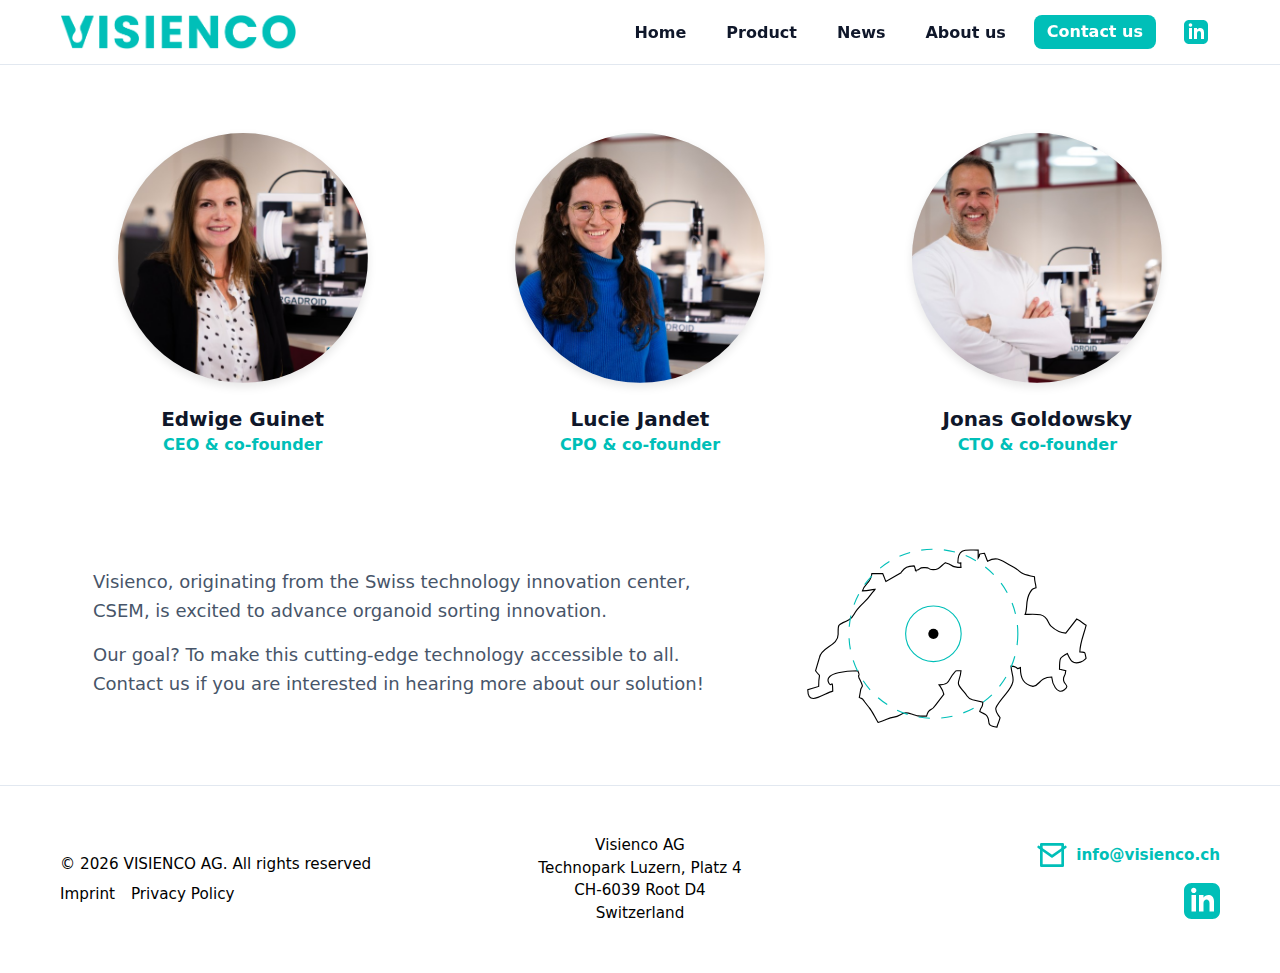
<file: about.html>
<!DOCTYPE html>
<html lang="en">
<head>
  <!-- Website: visienco.ch -->
  <meta charset="UTF-8" />
  <meta name="viewport" content="width=device-width, initial-scale=1" />
  <title>About us — Visienco</title>
  <link rel="icon" type="image/svg+xml" href="assets/icons/small_visienco.svg" />
  <link rel="stylesheet" href="styles.css" />
</head>
<body>
  <header class="site-header">
    <nav class="nav container">
      <a class="logo" href="index.html" aria-label="Home">
        <!-- Replace with your official logo file (PNG/SVG) -->
        <img src="assets/images/logo.png" alt="Visienco logo" />
      </a>

      <button class="mobile-nav-toggle" aria-controls="primary-navigation" aria-expanded="false" aria-label="Menu">
        <span class="hamburger"></span>
      </button>

      <ul class="nav-links" id="primary-navigation">
        <!-- Simple buttons in place of Wix widgets -->
        <li><a href="index.html">Home</a></li>
        <li><a href="product.html">Product</a></li>
        <li><a href="news.html">News</a></li>
        <li><a href="about.html">About us</a></li>
        <li><a href="contact.html" class="btn primary">Contact us</a></li>
        <li>
          <a href="https://www.linkedin.com/company/visienco/" target="_blank" rel="noopener noreferrer" aria-label="LinkedIn" style="display: flex; align-items: center;">
            <img src="assets/icons/linkedin.svg" alt="LinkedIn" style="width: 24px; height: 24px;" />
          </a>
        </li>
      </ul>
    </nav>
  </header>
  <main class="section container card" style="background: transparent; border: none; box-shadow: none; margin-top: 3rem;">
    <!-- Team section -->
    <div class="team-grid">
      <!-- Edwige Guinet -->
      <div class="team-member">
        <div class="member-photo-frame">
          <img src="assets/images/optimized/Edwige.jpg" alt="Edwige Guinet" class="member-photo" />
        </div>
        <h3>Edwige Guinet</h3>
        <p class="member-role">CEO & co-founder</p>
      </div>

      <!-- Lucie Jandet -->
      <div class="team-member">
        <div class="member-photo-frame">
          <img src="assets/images/optimized/Lucie.jpg" alt="Lucie Jandet" class="member-photo" />
        </div>
        <h3>Lucie Jandet</h3>
        <p class="member-role">CPO & co-founder</p>
      </div>

      <!-- Jonas Goldowsky -->
      <div class="team-member">
        <div class="member-photo-frame">
          <img src="assets/images/optimized/Jonas.jpg" alt="Jonas Goldowsky" class="member-photo" />
        </div>
        <h3>Jonas Goldowsky</h3>
        <p class="member-role">CTO & co-founder</p>
      </div>
    </div>

    <!-- History / Story Section -->
    <div class="story-block card" style="margin-top: 3rem; background: #fff; padding: 2rem; border-radius: 12px; display: flex; align-items: center; gap: 4rem;">
      <div class="story-content" style="flex: 1; max-width: 650px;">
        <p style="font-size: 1.125rem; line-height: 1.6; color: var(--muted); margin: 0 0 1rem 0;">
          Visienco, originating from the Swiss technology innovation center, CSEM, is excited to advance organoid sorting innovation.
        </p>
        <p style="font-size: 1.125rem; line-height: 1.6; color: var(--muted); margin: 0;">
          Our goal? To make this cutting-edge technology accessible to all. Contact us if you are interested in hearing more about our solution!
        </p>
      </div>
      <div class="story-visual" style="flex: 0 0 auto;">
         <img src="assets/icons/switzerland.svg" alt="Swiss Innovation" style="width: 280px; height: auto;" />
      </div>
    </div>

  </main>
  <!-- Footer -->
  <footer class="site-footer">
    <div class="container footer-grid">
      
      <!-- Left: Copyright and Links -->
      <div class="footer-left">
        <p>© <span id="year">2024</span> VISIENCO AG. All rights reserved</p>
        <div class="footer-links">
          <a href="imprint.html">Imprint</a>
          <a href="privacy.html">Privacy Policy</a>
        </div>
      </div>

      <!-- Center: Address -->
      <div class="footer-address">
        <p>Visienco AG<br>
        Technopark Luzern, Platz 4<br>
        CH-6039 Root D4<br>
        Switzerland</p>
      </div>

      <!-- Right: Contact & Social -->
      <div class="footer-contact">
        <a href="mailto:info@visienco.ch" class="footer-email">
            <img src="assets/icons/mail.svg" alt="" style="width: 32px; height: 32px;" class="footer-icon" /> info@visienco.ch
        </a>
        <a href="https://www.linkedin.com/company/visienco/" target="_blank" rel="noopener noreferrer" class="social-icon">
            <img src="assets/icons/linkedin.svg" alt="LinkedIn" style="width: 36px; height: 36px;" class="footer-icon" />
        </a>
      </div>

    </div>
  </footer>

  <script src="script.js"></script>
</body>
</html>
</file>
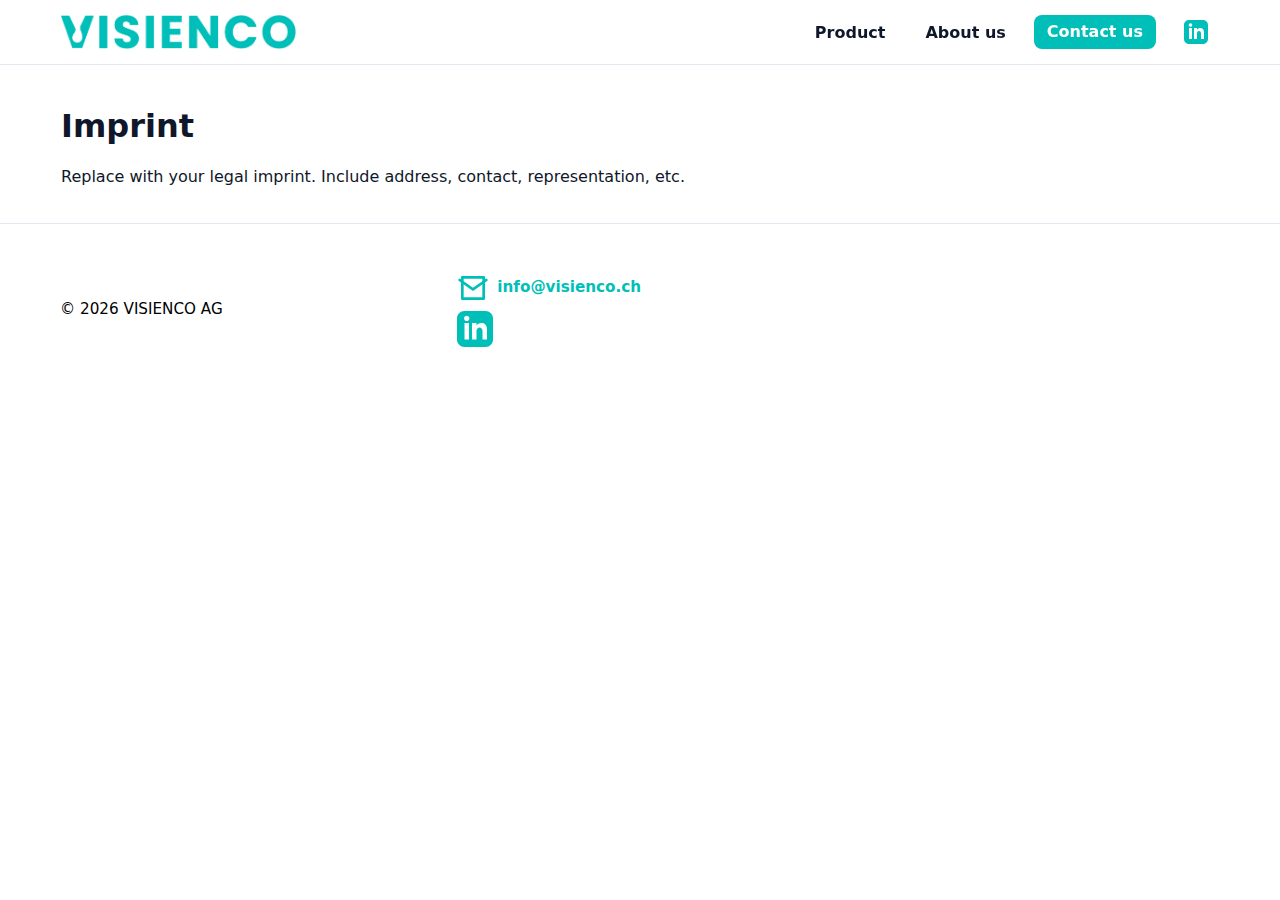
<file: imprint.html>
<!DOCTYPE html>
<html lang="en">
<head>
  <!-- Website: visienco.ch -->
  <meta charset="UTF-8" />
  <meta name="viewport" content="width=device-width, initial-scale=1" />
  <title>Imprint — Visienco</title>
  <link rel="icon" type="image/svg+xml" href="assets/icons/small_visienco.svg" />
  <link rel="stylesheet" href="styles.css" />
</head>
<body>
  <header class="site-header">
    <nav class="nav container">
      <a class="logo" href="index.html" aria-label="Home">
        <!-- Replace with your official logo file (PNG/SVG) -->
        <img src="assets/images/logo.png" alt="Visienco logo" />
      </a>
      <button class="mobile-nav-toggle" aria-controls="primary-navigation" aria-expanded="false" aria-label="Menu">
        <span class="hamburger"></span>
      </button>
      <ul class="nav-links" id="primary-navigation">
        <!-- Simple buttons in place of Wix widgets -->
        <li><a href="product.html">Product</a></li>
        <li><a href="about.html">About us</a></li>
        <li><a href="contact.html" class="btn primary">Contact us</a></li>
        <li>
          <a href="https://www.linkedin.com/company/visienco/" target="_blank" rel="noopener noreferrer" aria-label="LinkedIn" style="display: flex; align-items: center;">
            <img src="assets/icons/linkedin.svg" alt="LinkedIn" style="width: 24px; height: 24px;" />
          </a>
        </li>
      </ul>
    </nav>
  </header>
  <main class="section container card">
    <h1>Imprint</h1>
    <p>Replace with your legal imprint. Include address, contact, representation, etc.</p>
  </main>
  <footer class="site-footer">
    <div class="container footer-grid">
      <p>© <span id="year"></span> VISIENCO AG</p>
      <div class="test">
        <a href="mailto:info@visienco.ch" class="footer-email">
            <img src="assets/icons/mail.svg" alt="" style="width: 32px; height: 32px;" class="footer-icon" /> info@visienco.ch
        </a>
        <a href="https://www.linkedin.com/company/visienco/" target="_blank" rel="noopener noreferrer" class="social-icon">
            <img src="assets/icons/linkedin.svg" alt="LinkedIn" style="width: 36px; height: 36px;" class="footer-icon" />
        </a>
      </div>
    </div>
  </footer>
  <script src="script.js"></script>
</body>
</html>
</file>
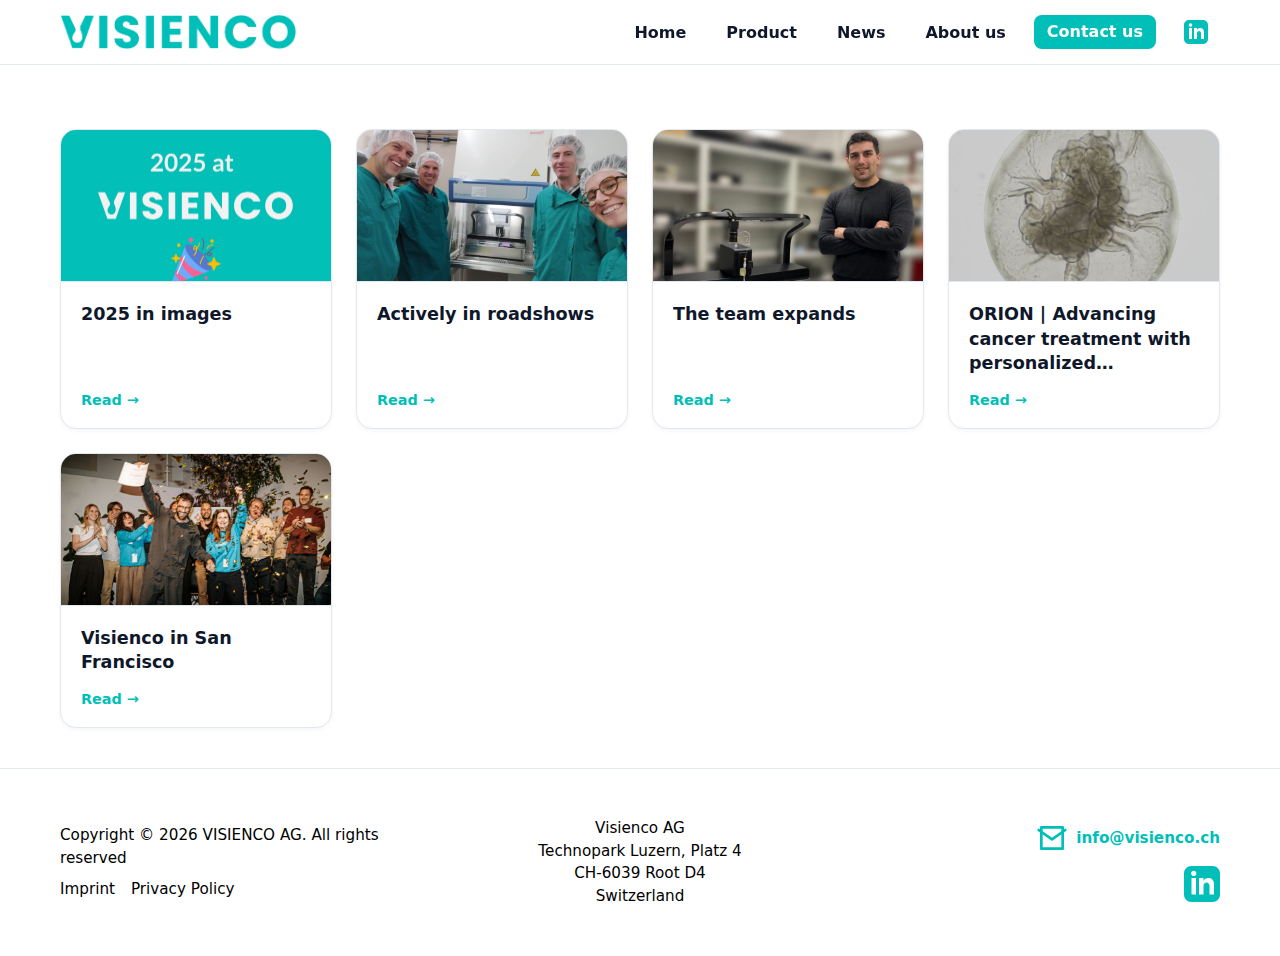
<file: news.html>
<!DOCTYPE html>
<html lang="en">
<head>
  <!-- Website: visienco.ch -->
  <meta charset="UTF-8" />
  <meta name="viewport" content="width=device-width, initial-scale=1" />
  <title>News — Visienco</title>
  <link rel="icon" type="image/svg+xml" href="assets/icons/small_visienco.svg" />
  <link rel="stylesheet" href="styles.css" />
</head>
<body>
  <header class="site-header">
    <nav class="nav container">
      <a class="logo" href="index.html" aria-label="Home">
        <!-- Replace with your official logo file (PNG/SVG) -->
        <img src="assets/images/logo.png" alt="Visienco logo" />
      </a>

      <button class="mobile-nav-toggle" aria-controls="primary-navigation" aria-expanded="false" aria-label="Menu">
        <span class="hamburger"></span>
      </button>

      <ul class="nav-links" id="primary-navigation">
        <li><a href="index.html">Home</a></li>
        <li><a href="product.html">Product</a></li>
        <li><a href="news.html">News</a></li>
        <li><a href="about.html">About us</a></li>
        <li><a href="contact.html" class="btn primary">Contact us</a></li>
        <li>
          <a href="https://www.linkedin.com/company/visienco/" target="_blank" rel="noopener noreferrer" aria-label="LinkedIn" style="display: flex; align-items: center;">
            <img src="assets/icons/linkedin.svg" alt="LinkedIn" style="width: 24px; height: 24px;" />
          </a>
        </li>
      </ul>
    </nav>
  </header>

  <main class="section container">
    <!-- Section title removed per request as the tab is already named News -->
    
    <div class="news-grid">
      <!-- News Item 1 -->
      <a href="https://www.linkedin.com/posts/visienco_organoids-top100ssu-automation-ugcPost-7414955116287455233-YP5c?utm_source=share&utm_medium=member_desktop&rcm=ACoAAC1OUKIB3YFS8g9s_XE1qGK0SUn27ISNuVY" target="_blank" rel="noopener noreferrer" class="news-card">
        <div class="news-image-wrapper">
          <!-- LinkedIn Image Update 1: 2025.jpg -->
          <img src="assets/images/LinkedIn/2025.jpg" alt="2025 in images" class="news-img">
        </div>
        <div class="news-content">
          <h3>2025 in images</h3>
          <span class="read-more">Read &rarr;</span>
        </div>
      </a>

      <!-- News Item 2 -->
      <a href="https://www.linkedin.com/feed/update/urn:li:activity:7404059790383083530" target="_blank" rel="noopener noreferrer" class="news-card">
        <div class="news-image-wrapper">
           <!-- LinkedIn Image Update 2: roadshow.jpg -->
           <img src="assets/images/LinkedIn/roadshow.jpg" alt="Actively in roadshows" class="news-img">
        </div>
        <div class="news-content">
          <h3>Actively in roadshows</h3>
          <span class="read-more">Read &rarr;</span>
        </div>
      </a>

      <!-- News Item 3 -->
      <a href="https://www.linkedin.com/feed/update/urn:li:activity:7402615648285077504" target="_blank" rel="noopener noreferrer" class="news-card">
        <div class="news-image-wrapper">
           <!-- LinkedIn Image Update 3: TeamExpansion.jpg -->
           <img src="assets/images/LinkedIn/TeamExpansion.jpg" alt="The team expands" class="news-img" style="object-position: 50% 25%;">
        </div>
        <div class="news-content">
          <h3>The team expands</h3>
          <span class="read-more">Read &rarr;</span>
        </div>
      </a>

      <!-- News Item 4 -->
      <a href="https://www.linkedin.com/feed/update/urn:li:activity:7393689130465005568" target="_blank" rel="noopener noreferrer" class="news-card">
        <div class="news-image-wrapper">
           <!-- LinkedIn Image Update 4: Orion.jpg -->
           <img src="assets/images/LinkedIn/Orion.jpg" alt="ORION | Advancing cancer treatment with personalized minitumors" class="news-img">
        </div>
        <div class="news-content">
          <h3>ORION | Advancing cancer treatment with personalized minitumors</h3>
          <span class="read-more">Read &rarr;</span>
        </div>
      </a>

       <!-- News Item 5 -->
       <a href="https://www.linkedin.com/feed/update/urn:li:activity:7392525022206193664" target="_blank" rel="noopener noreferrer" class="news-card">
        <div class="news-image-wrapper">
           <!-- LinkedIn Image Update 5: SanFrancisco.jpg -->
           <img src="assets/images/LinkedIn/SanFrancisco.jpg" alt="Visienco in San Francisco" class="news-img">
        </div>
        <div class="news-content">
          <h3>Visienco in San Francisco</h3>
          <span class="read-more">Read &rarr;</span>
        </div>
      </a>

    </div>
  </main>

  <!-- Footer -->
  <footer class="site-footer">
    <div class="container footer-grid">
      
      <!-- Left: Copyright and Links -->
      <div class="footer-left">
        <p>Copyright © <span id="year">2024</span> VISIENCO AG. All rights reserved</p>
        <div class="footer-links">
          <a href="imprint.html">Imprint</a>
          <a href="privacy.html">Privacy Policy</a>
        </div>
      </div>

      <!-- Center: Address -->
      <div class="footer-address">
        <p>Visienco AG<br>
        Technopark Luzern, Platz 4<br>
        CH-6039 Root D4<br>
        Switzerland</p>
      </div>

      <!-- Right: Contact & Social -->
      <div class="footer-contact">
        <a href="mailto:info@visienco.ch" class="footer-email">
            <img src="assets/icons/mail.svg" alt="" style="width: 32px; height: 32px;" class="footer-icon" /> info@visienco.ch
        </a>
        <a href="https://www.linkedin.com/company/visienco/" target="_blank" rel="noopener noreferrer" class="social-icon">
            <img src="assets/icons/linkedin.svg" alt="LinkedIn" style="width: 36px; height: 36px;" class="footer-icon" />
        </a>
      </div>

    </div>
  </footer>

  <script src="script.js"></script>
</body>
</html>
</file>
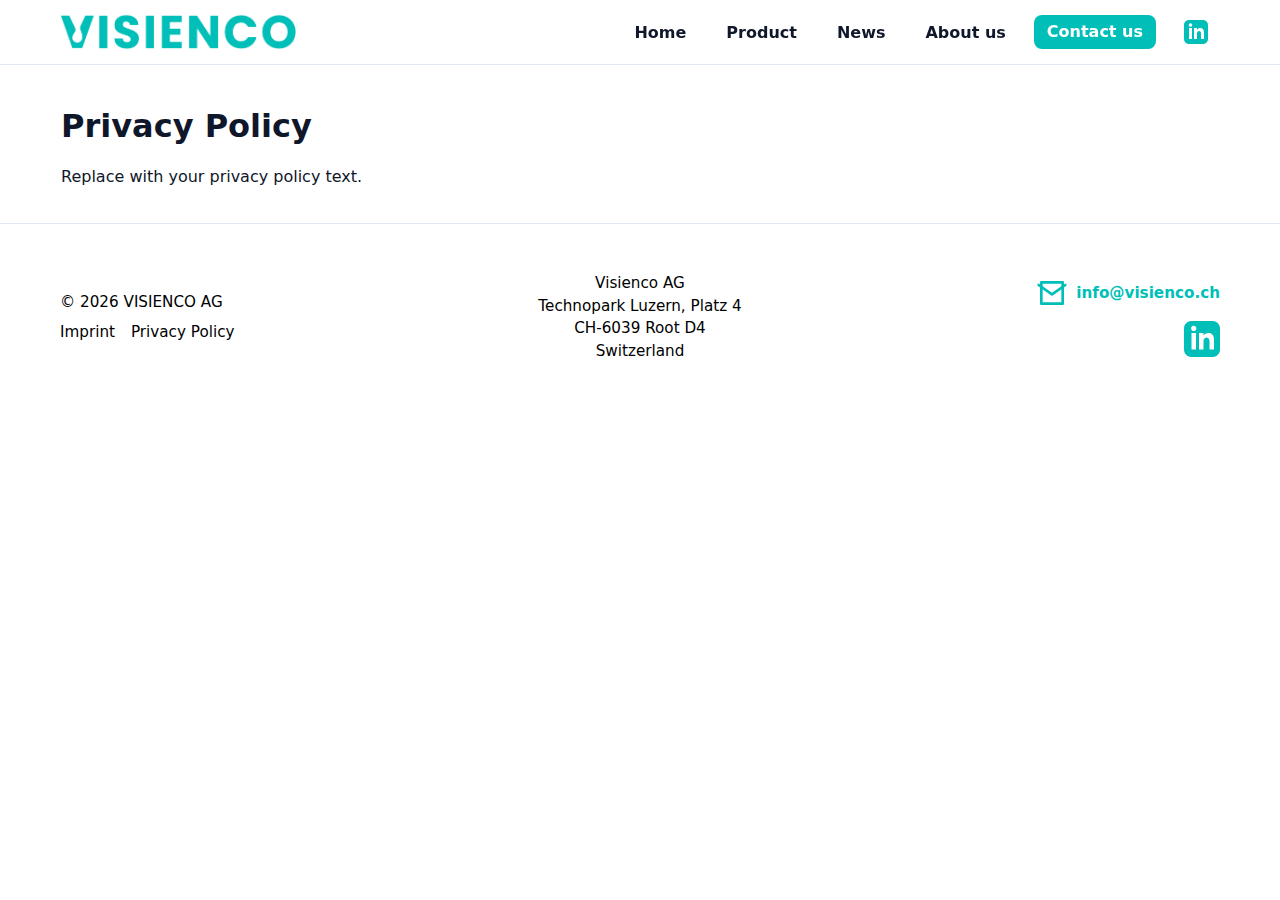
<file: privacy.html>
<!DOCTYPE html>
<html lang="en">
<head>
  <!-- Website: visienco.ch -->
  <meta charset="UTF-8" />
  <meta name="viewport" content="width=device-width, initial-scale=1" />
  <title>Privacy Policy — Visienco</title>
  <link rel="icon" type="image/svg+xml" href="assets/icons/small_visienco.svg" />
  <link rel="stylesheet" href="styles.css" />
</head>
<body>
  <header class="site-header">
    <nav class="nav container">
      <a class="logo" href="index.html" aria-label="Home">
        <!-- Replace with your official logo file (PNG/SVG) -->
        <img src="assets/images/logo.png" alt="Visienco logo" />
      </a>
      <button class="mobile-nav-toggle" aria-controls="primary-navigation" aria-expanded="false" aria-label="Menu">
        <span class="hamburger"></span>
      </button>
      <ul class="nav-links" id="primary-navigation">
        <li><a href="index.html">Home</a></li>
        <li><a href="product.html">Product</a></li>
        <li><a href="news.html">News</a></li>
        <li><a href="about.html">About us</a></li>
        <li><a href="contact.html" class="btn primary">Contact us</a></li>
        <li>
          <a href="https://www.linkedin.com/company/visienco/" target="_blank" rel="noopener noreferrer" aria-label="LinkedIn" style="display: flex; align-items: center;">
            <img src="assets/icons/linkedin.svg" alt="LinkedIn" style="width: 24px; height: 24px;" />
          </a>
        </li>
      </ul>
    </nav>
  </header>
  <main class="section container card">
    <h1>Privacy Policy</h1>
    <p>Replace with your privacy policy text.</p>
  </main>
  <footer class="site-footer">
    <div class="container footer-grid">
      <!-- Left: Copyright and Links -->
      <div class="footer-left">
        <p>© <span id="year"></span> VISIENCO AG</p>
        <div class="footer-links">
          <a href="imprint.html">Imprint</a>
          <a href="privacy.html">Privacy Policy</a>
        </div>
      </div>
       <!-- Center: Address -->
        <div class="footer-address">
          <p>Visienco AG<br>
          Technopark Luzern, Platz 4<br>
          CH-6039 Root D4<br>
          Switzerland</p>
        </div>
        <!-- Right: Contact & Social -->
        <div class="footer-contact">
          <a href="mailto:info@visienco.ch" class="footer-email">
              <img src="assets/icons/mail.svg" alt="" style="width: 32px; height: 32px;" class="footer-icon" /> info@visienco.ch
          </a>
          <a href="https://www.linkedin.com/company/visienco/" target="_blank" rel="noopener noreferrer" class="social-icon">
              <img src="assets/icons/linkedin.svg" alt="LinkedIn" style="width: 36px; height: 36px;" class="footer-icon" />
          </a>
        </div>
    </div>
  </footer>
  <script src="script.js"></script>
</body>
</html>
</file>
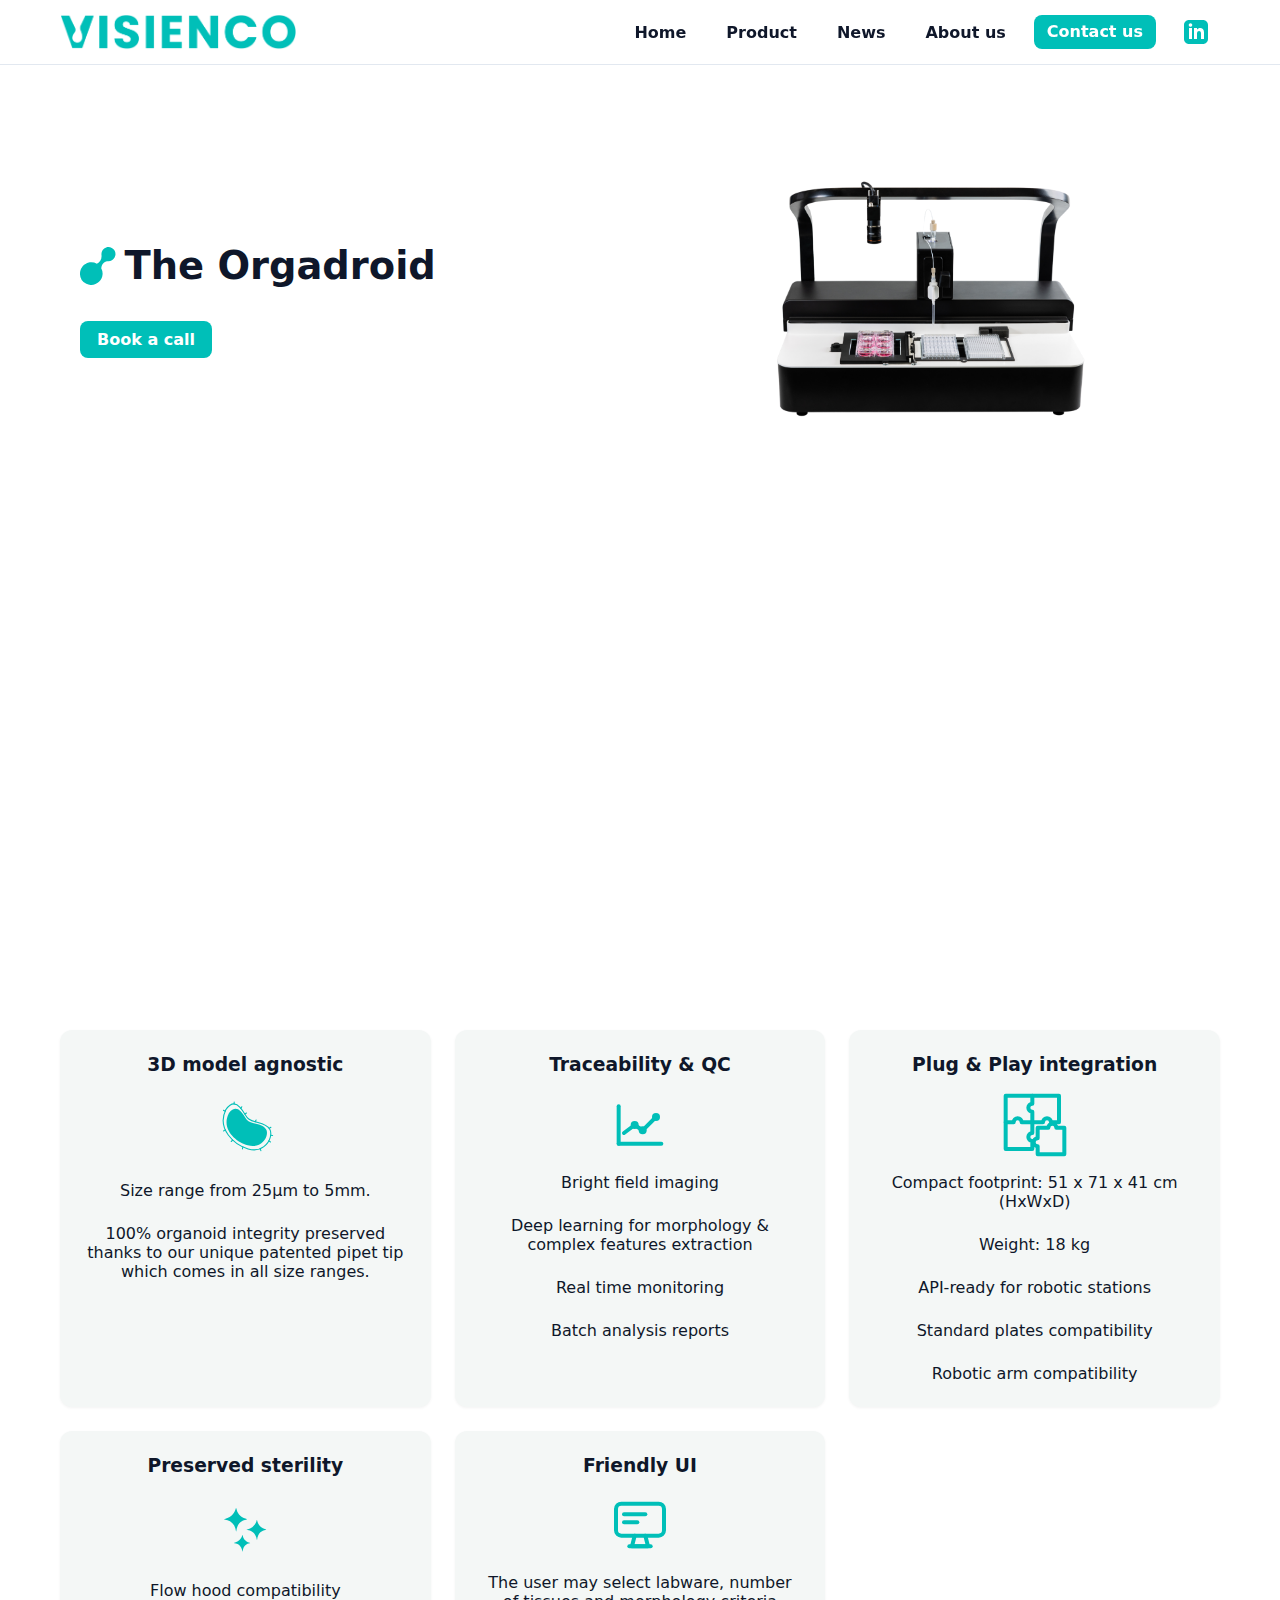
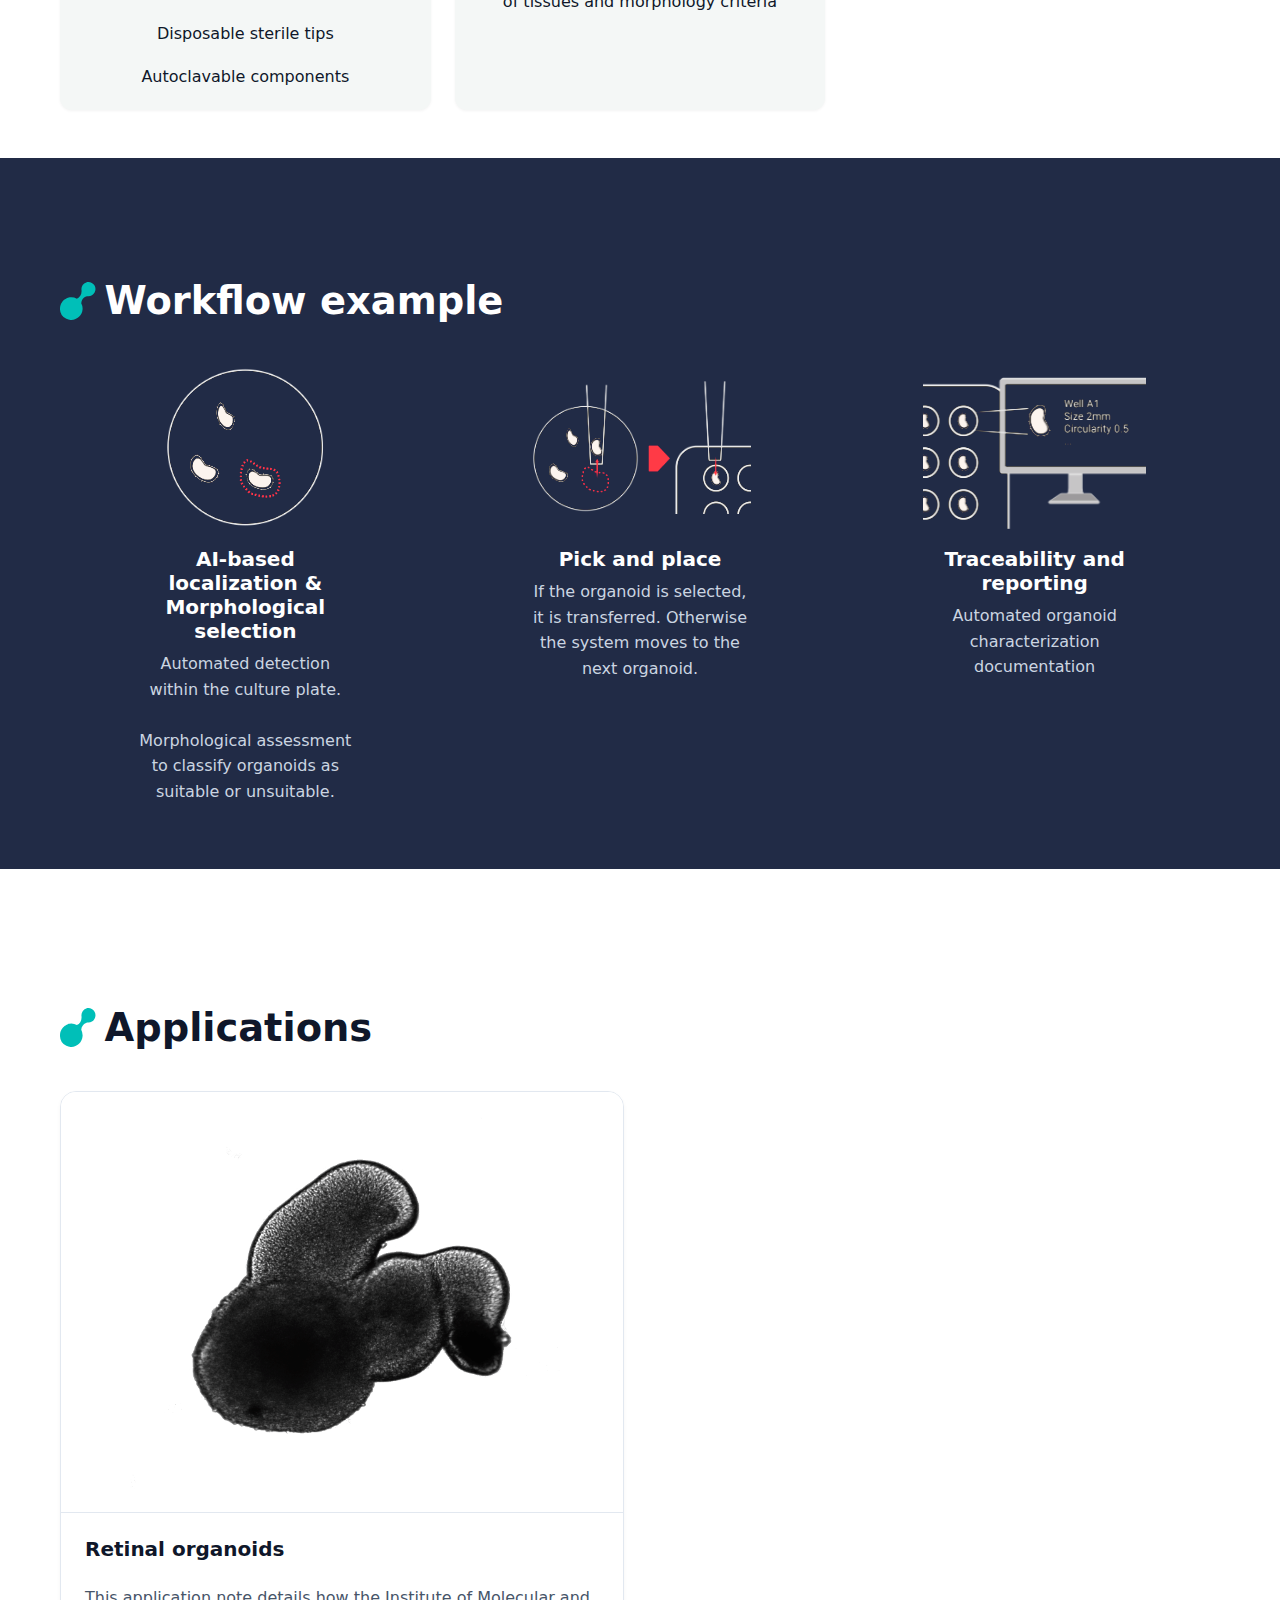
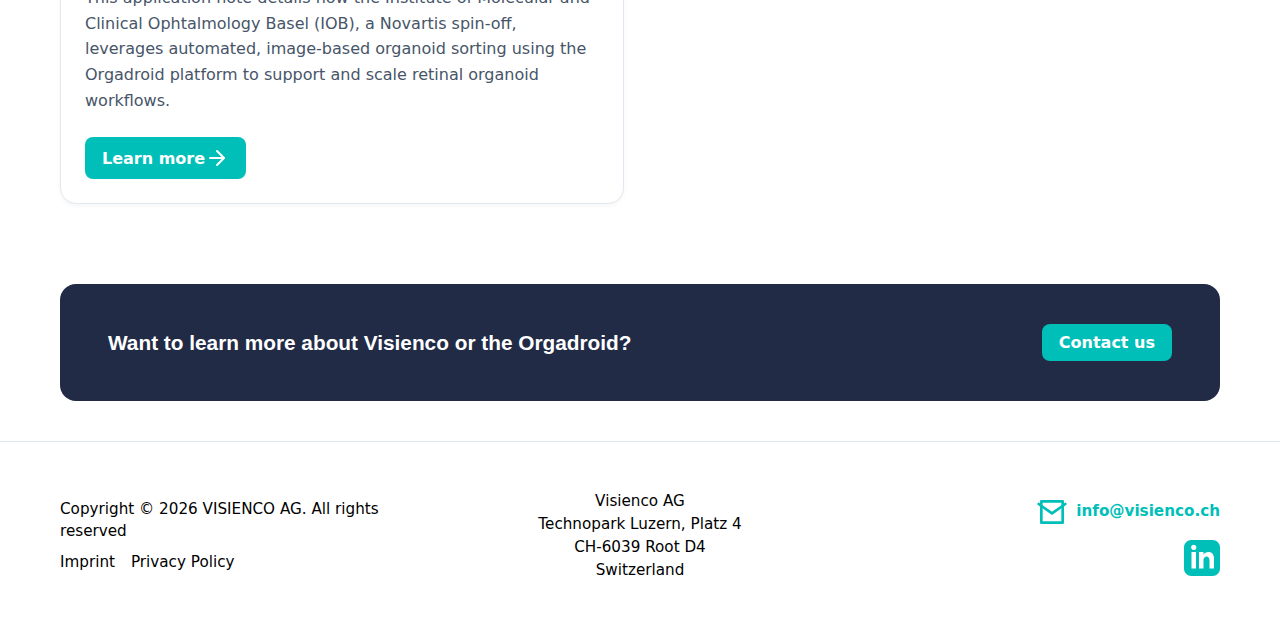
<file: product.html>
<!DOCTYPE html>
<html lang="en">
<head>
  <!-- Website: visienco.ch -->
  <meta charset="UTF-8" />
  <meta name="viewport" content="width=device-width, initial-scale=1" />
  <title>Technology — Visienco</title>
  <link rel="icon" type="image/svg+xml" href="assets/icons/small_visienco.svg" />
  <link rel="stylesheet" href="styles.css" />
</head>
<body>
  <header class="site-header">
    <nav class="nav container">
      <a class="logo" href="index.html" aria-label="Home">
        <!-- Replace with your official logo file (PNG/SVG) -->
        <img src="assets/images/logo.png" alt="Visienco logo" />
      </a>

      <button class="mobile-nav-toggle" aria-controls="primary-navigation" aria-expanded="false" aria-label="Menu">
        <span class="hamburger"></span>
      </button>

      <ul class="nav-links" id="primary-navigation">
        <!-- Simple buttons in place of Wix widgets -->
        <li><a href="index.html">Home</a></li>
        <li><a href="product.html">Product</a></li>
        <li><a href="news.html">News</a></li>
        <li><a href="about.html">About us</a></li>
        <li><a href="contact.html" class="btn primary">Contact us</a></li>
        <li>
          <a href="https://www.linkedin.com/company/visienco/" target="_blank" rel="noopener noreferrer" aria-label="LinkedIn" style="display: flex; align-items: center;">
            <img src="assets/icons/linkedin.svg" alt="LinkedIn" style="width: 24px; height: 24px;" />
          </a>
        </li>
      </ul>
    </nav>
  </header>
  <main class="section container">

  <section class="section">
  <div class="container">
    
    <!-- Content: Title Left, Image & Button Right -->
    <div class="grid-2">
      
      <!-- Left Column: Title & Button -->
      <div style="display: flex; flex-direction: column; align-items: flex-start; justify-content: center; gap: 2rem;">
        <div class="section-title" style="margin-top: 0; margin-bottom: 0;">
          <img src="assets/icons/title.svg" alt="" class="section-icon" />
          <h2>The Orgadroid</h2>
        </div>
        
        <a href="https://meetings-eu1.hubspot.com/edwige-guinet/visienco-demo" class="btn primary" target="_blank" rel="noopener noreferrer">
          Book a call
        </a>
      </div>

      <!-- Right Column: Image -->
      <div style="display: flex; flex-direction: column; align-items: center; gap: 0;">
        <img src="assets/images/orgadroid.png" alt="The Orgadroid" style="width:80%; height: auto; object-fit: contain;" />
      </div>

    </div>

  </div>
</section>

    <!-- Spacer before video -->
    <div style="height: 2rem;"></div>
    
    <!-- Hero Video Section -->
    <div class="product-video-wrapper">
      <iframe 
        width="100%" 
        height="100%" 
        src="https://www.youtube-nocookie.com/embed/S90BRHMNu0E?rel=0" 
        title="YouTube video player" 
        style="border:0;"
        allow="accelerometer; autoplay; clipboard-write; encrypted-media; gyroscope; picture-in-picture; web-share" 
        allowfullscreen
        class="product-video">
      </iframe>
    </div>

    <!-- Features Grid -->
      <div class="feature-grid three-col-grid">

        <!-- Top row, left: Feature 1 - 3D model agnostic -->
        <div class="feature-card">
          <div class="feature-header">
              <h3>3D model agnostic</h3>
          </div>
          <div class="feature-icon-display">
              <!-- Inline SVG: Organoid agnostic (recolored) -->
              <svg class="feature-icon lg" width="67" height="67" viewBox="0 0 67 67" xmlns="http://www.w3.org/2000/svg" aria-hidden="true" style="overflow:visible">
                <defs>
                  <clipPath id="clip0_org">
                    <rect x="572" y="930" width="67" height="67"/>
                  </clipPath>
                </defs>
                <g clip-path="url(#clip0_org)" transform="translate(-572 -930)">
                  <path d="M19.399 25.0313C19.399 25.0313 25.3215 14.8791 32.5976 22.8313 39.8735 30.7847 36.3764 33.6045 49.2369 36.6496 62.0973 39.696 62.041 45.4482 60.7438 50.2425 59.4466 55.0369 53.0157 64.4002 40.1566 60.734 27.2961 57.0678 10.6581 42.5157 19.4003 25.0313L19.399 25.0313Z" stroke="#00BFB8" stroke-width="0.99" stroke-miterlimit="22.9" fill="none" fill-rule="evenodd" transform="matrix(1 0 0 1.02277 568.251 919.958)"/>
                  <path d="M22.1249 28.407C22.1249 28.407 27.1547 20.1707 33.3351 26.6228 39.5155 33.0749 36.5442 35.3626 47.4677 37.8342 58.3899 40.3059 58.3422 44.9725 57.2404 48.8628 56.1385 52.7519 50.6769 60.3485 39.7547 57.3746 28.8325 54.3996 14.6999 42.5935 22.1249 28.4083L22.1249 28.407Z" fill="#00BFB8" fill-rule="evenodd" transform="matrix(1 0 0 1.02277 568.251 919.958)"/>
                  <path d="M27.1247 19.7952 27.1836 18.0084M33.364 23.8582 34.258 22.3106M37.1141 28.9455 38.6317 28.0015M59.8374 41.8999 61.355 40.9559M17.3007 44.3152 18.8183 43.3712M18.7356 26.4513 17.218 25.5072M60.9794 54.3347 59.4618 53.3905M62.9602 48.5035 61.1822 48.322M35.3135 58.9311 34.839 60.654M51.4082 60.6103 52.0218 62.2881M47.5917 34.3997 46.6339 35.9086M25.7186 52.6844 24.4464 53.9389" stroke="#00BFB8" stroke-width="0.99" stroke-linecap="round" stroke-miterlimit="22.9" fill="none" transform="matrix(1 0 0 1.02277 568.251 919.958)"/>
                  <path d="M72.3485 1.05056 7.82836 1.05056C4.05196 1.05056 0.990576 4.11193 0.990576 7.88834L0.990576 72.4084C0.990576 76.1848 4.05196 79.2462 7.82836 79.2462L72.3485 79.2462C76.1249 79.2462 79.1862 76.1848 79.1862 72.4084L79.1862 7.88834C79.1862 4.11193 76.1249 1.05056 72.3485 1.05056Z" stroke="#00BFB8" stroke-width="0.99" stroke-miterlimit="22.9" fill="none" transform="matrix(1 0 0 1.02277 568.251 919.958)"/>
                </g>
              </svg>
          </div>
          <ul>
              <li>Size range from 25µm to 5mm.</li>
              <li>100% organoid integrity preserved thanks to our unique patented pipet tip which comes in all size ranges.</li>
          </ul>
        </div>

        <!-- Top row, right: Feature 2 - Traceability & QC -->
        <div class="feature-card">
          <div class="feature-header">
              <h3>Traceability & QC</h3>
          </div>
          <div class="feature-icon-display">
              <!-- Inline SVG: 2D graph (axes + line) -->
              <svg class="feature-icon" viewBox="0 0 24 24" fill="none" xmlns="http://www.w3.org/2000/svg" aria-hidden="true">
                <path d="M4 19H20" stroke="#00BFB8" stroke-width="1.5" stroke-linecap="round"/>
                <path d="M4 19V5" stroke="#00BFB8" stroke-width="1.5" stroke-linecap="round"/>
                <path d="M6 15L10 12L13 14L18 9" stroke="#00BFB8" stroke-width="1.5" stroke-linecap="round" stroke-linejoin="round"/>
                <circle cx="10" cy="12" r="1.5" fill="#00BFB8"/>
                <circle cx="13" cy="14" r="1.5" fill="#00BFB8"/>
                <circle cx="18" cy="9" r="1.5" fill="#00BFB8"/>
              </svg>
          </div>
          <ul>
              <li>Bright field imaging</li>
              <li>Deep learning for morphology & complex features extraction</li>
              <li>Real time monitoring</li>
              <li>Batch analysis reports</li>
          </ul>
        </div>

        <!-- Bottom row, left: Feature 3 - Plug & Play integration -->
        <div class="feature-card">
          <div class="feature-header">
              <h3>Plug & Play integration</h3>
          </div>
          <div class="feature-icon-display">
              <!-- Inline SVG: Puzzle (3 pieces + 1 adding) -->
              <svg class="feature-icon" viewBox="0 0 24 24" fill="none" xmlns="http://www.w3.org/2000/svg" aria-hidden="true">
                <!-- Assembly (Top-Left, Top-Right, Bottom-Left) -->
                <path d="M1 1 H21 V11 H18 A1.5 1.5 0 0 0 15 11 H11 V15 A1.5 1.5 0 0 0 11 18 V21 H1 V1 Z" stroke="#00BFB8" stroke-width="1.5" stroke-linecap="round" stroke-linejoin="round"/>
                
                <!-- Internal Borders -->
                <path d="M11 1 V4 A1.5 1.5 0 0 0 11 7 V11" stroke="#00BFB8" stroke-width="1.5" stroke-linecap="round" stroke-linejoin="round"/>
                <path d="M1 11 H4 A1.5 1.5 0 0 1 7 11 H11" stroke="#00BFB8" stroke-width="1.5" stroke-linecap="round" stroke-linejoin="round"/>
                
                <!-- 4th Piece (Bottom-Right, being added) -->
                <path d="M13 13 H17 A1.5 1.5 0 0 1 20 13 H23 V23 H13 V20 A1.5 1.5 0 0 1 13 17 V13 Z" stroke="#00BFB8" stroke-width="1.5" stroke-linecap="round" stroke-linejoin="round"/>
              </svg>
          </div>
          <ul>
              <li>Compact footprint: 51 x 71 x 41 cm (HxWxD)</li>
              <li>Weight: 18 kg</li>
              <li>API-ready for robotic stations</li>
              <li>Standard plates compatibility</li>
              <li>Robotic arm compatibility</li>
          </ul>
        </div>

        <!-- Bottom row, middle: Feature 4 - Preserved sterility -->
        <div class="feature-card">
          <div class="feature-header">
              <h3>Preserved sterility</h3>
          </div>
          <div class="feature-icon-display">
              <!-- Inline SVG: Preserved sterility (recolored) -->
              <svg class="feature-icon lg" width="204" height="204" viewBox="0 0 204 204" xmlns="http://www.w3.org/2000/svg" aria-hidden="true" style="overflow:visible">
                <g transform="translate(-267 -169)">
                  <path d="M343.326 276.33C344.085 279.64 344.5 276.524 344.541 276.172 344.541 276.163 344.541 276.154 344.545 276.145 344.545 276.14 344.545 276.14 344.545 276.14 347.296 253.213 361.498 246.426 372.065 244.61 372.444 244.543 372.824 244.484 373.194 244.434 376.883 243.676 372.079 242.298 372.079 242.298 353.144 237.078 346.925 223.788 344.929 214.431 344.929 214.431 343.769 209.996 343.006 212.674 342.97 212.823 342.933 212.972 342.897 213.126 340.531 222.591 333.418 237.128 312.126 242.732 311.855 242.804 311.58 242.872 311.304 242.944 310.193 243.265 308.631 243.892 311.237 244.349 311.86 244.407 312.515 244.489 313.196 244.583 323.524 246.078 339.551 252.332 343.326 276.334L343.326 276.33Z" fill="#00BFB8" fill-rule="evenodd"/>
                  <path d="M402.339 301.018C402.989 303.854 403.346 301.181 403.382 300.883 403.382 300.874 403.382 300.869 403.387 300.86 403.387 300.856 403.387 300.856 403.387 300.856 405.744 281.207 417.914 275.395 426.968 273.837 427.294 273.783 427.619 273.729 427.935 273.684 431.096 273.034 426.982 271.855 426.982 271.855 410.757 267.384 405.428 255.991 403.717 247.975 403.717 247.975 402.723 244.177 402.068 246.471 402.036 246.598 402.005 246.729 401.973 246.86 399.946 254.97 393.854 267.43 375.605 272.23 375.37 272.293 375.136 272.352 374.901 272.41 373.948 272.686 372.607 273.223 374.842 273.612 375.379 273.666 375.94 273.729 376.522 273.815 385.373 275.093 399.106 280.453 402.339 301.023L402.339 301.018Z" fill="#00BFB8" fill-rule="evenodd"/>
                  <path d="M361.561 334.146C362.103 336.508 362.401 334.282 362.428 334.033 362.428 334.029 362.428 334.02 362.433 334.015L362.433 334.011C364.397 317.645 374.535 312.804 382.077 311.504 382.348 311.458 382.618 311.413 382.88 311.377 385.513 310.835 382.086 309.855 382.086 309.855 368.57 306.13 364.131 296.642 362.708 289.963 362.708 289.963 361.882 286.797 361.335 288.707 361.308 288.816 361.286 288.92 361.259 289.028 359.57 295.784 354.494 306.161 339.293 310.162 339.099 310.212 338.905 310.262 338.706 310.311 337.912 310.542 336.796 310.989 338.657 311.314 339.104 311.359 339.569 311.413 340.057 311.481 347.431 312.547 358.87 317.013 361.561 334.146Z" fill="#00BFB8" fill-rule="evenodd"/>
                </g>
              </svg>
          </div>
          <ul>
              <li>Flow hood compatibility</li>
              <li>Disposable sterile tips</li>
              <li>Autoclavable components</li>
          </ul>
        </div>

        <!-- Bottom row, right: Feature 5 - Friendly UI -->
        <div class="feature-card">
          <div class="feature-header">
              <h3>Friendly UI</h3>
          </div>
          <div class="feature-icon-display">
              <!-- Inline SVG: Computer screen icon -->
              <svg class="feature-icon" viewBox="0 0 24 24" fill="none" xmlns="http://www.w3.org/2000/svg" aria-hidden="true">
                <rect x="3" y="4" width="18" height="12" rx="2" stroke="#00BFB8" stroke-width="1.5"/>
                <path d="M8 20H16" stroke="#00BFB8" stroke-width="1.5" stroke-linecap="round"/>
                <path d="M10 16L9 20H15L14 16" stroke="#00BFB8" stroke-width="1.5" stroke-linecap="round" stroke-linejoin="round"/>
                <path d="M6 8H14" stroke="#00BFB8" stroke-width="1.5" stroke-linecap="round"/>
                <path d="M6 11H11" stroke="#00BFB8" stroke-width="1.5" stroke-linecap="round"/>
              </svg>
          </div>
          <ul>
              <li>The user may select labware, number of tissues and morphology criteria</li>
          </ul>
        </div>

      </div> <!-- .feature-grid -->

      <!-- Integration in your workflow section -->
      <section class="workflow-section">
        <div class="container">
          <div class="section-title">
            <img src="assets/icons/title.svg" alt="" class="section-icon" />
            <h2>Workflow example</h2>
          </div>
        
          <!-- Updated Workflow Grid: Horizontal layout, steps rearranged -->
          <!-- Remaining steps: 
              1. AI-based localization & Morphological selection (was step 2)
              2. Pick and place (was step 3)
              3. Traceability and reporting (was step 4)
          -->
          
          <div class="workflow-grid-horizontal feature-grid three-col-grid">
            <!-- New Step 1 -->
            <div class="workflow-step horizontal-step">
              <div class="workflow-image-wrapper">
                <img src="assets/images/step2.png" alt="Organoid localization and AI-based selection" class="workflow-img" />
              </div>
              <div class="workflow-content">
                <h3>AI-based localization & Morphological selection</h3>
                <p>Automated detection within the culture plate.<br><br>Morphological assessment to classify organoids as suitable or unsuitable.</p>
              </div>
            </div>
            

            <!-- New Step 2 -->
            <div class="workflow-step horizontal-step">
              <div class="workflow-image-wrapper">
                <img src="assets/images/step3.png" alt="Pick and place" class="workflow-img" />
              </div>
              <div class="workflow-content">
                <h3>Pick and place</h3>
                <p>If the organoid is selected, it is transferred. Otherwise the system moves to the next organoid.</p>
              </div>
            </div>
            

            <!-- New Step 3 -->
            <div class="workflow-step horizontal-step">
              <div class="workflow-image-wrapper">
                <img src="assets/images/step4.png" alt="Traceability and reporting" class="workflow-img" />
              </div>
              <div class="workflow-content">
                <h3>Traceability and reporting</h3>
                <p>Automated organoid characterization documentation</p>
              </div>
            </div>
          </div>
        </div>
      </section>

  </main>
  
  <!-- Applications Section -->
  <section class="section" aria-labelledby="applications-title">
    <div class="container">

      <div class="section-title">
        <img src="assets/icons/title.svg" alt="" class="section-icon" />
        <h2 id="applications-title">Applications</h2>
      </div>

      <!-- Updated Applications Grid: 2 columns, News-style cards -->
      <div class="applications-grid">
        
        <!-- Application Item 1 -->
        <div class="application-card">
          <div class="application-image-wrapper">
             <img src="assets/images/organoid.png" alt="Retinal organoids" />
          </div>
          <div class="application-content">
            <h3>Retinal organoids</h3>
            <p>This application note details how the Institute of Molecular and Clinical Ophtalmology Basel (IOB), a Novartis spin-off, leverages automated, image-based organoid sorting using the Orgadroid platform to support and scale retinal organoid workflows.</p>
            <a href="https://share-eu1.hsforms.com/2xmhhqBuKQaG4aRNTyDjgFQ2e2clu" class="btn primary" target="_blank" rel="noopener">
              Learn more
              <svg class="btn-arrow" xmlns="http://www.w3.org/2000/svg" width="24" height="24" viewBox="0 0 24 24" fill="none" stroke="currentColor" stroke-width="2" stroke-linecap="round" stroke-linejoin="round">
                <path d="M5 12h14"></path>
                <path d="m12 5 7 7-7 7"></path>
              </svg>
            </a>
          </div>
        </div>

      </div>

    </div>
  </section>

  <!-- CTA Section -->
<section class="section">
  <div class="container">
    <div class="cta-banner">
      <h2>Want to learn more about Visienco or the Orgadroid?</h2>
      <a href="contact.html" class="btn primary">Contact us</a>
    </div>
  </div>
</section>

  <!-- Footer -->
  <footer class="site-footer">
    <div class="container footer-grid">
      
      <!-- Left: Copyright and Links -->
      <div class="footer-left">
        <p>Copyright © <span id="year">2024</span> VISIENCO AG. All rights reserved</p>
        <div class="footer-links">
          <a href="imprint.html">Imprint</a>
          <a href="privacy.html">Privacy Policy</a>
        </div>
      </div>

      <!-- Center: Address -->
      <div class="footer-address">
        <p>Visienco AG<br>
        Technopark Luzern, Platz 4<br>
        CH-6039 Root D4<br>
        Switzerland</p>
      </div>

      <!-- Right: Contact & Social -->
      <div class="footer-contact">
        <a href="mailto:info@visienco.ch" class="footer-email">
            <img src="assets/icons/mail.svg" alt="" style="width: 32px; height: 32px;" class="footer-icon" /> info@visienco.ch
        </a>
        <a href="https://www.linkedin.com/company/visienco/" target="_blank" rel="noopener noreferrer" class="social-icon">
            <img src="assets/icons/linkedin.svg" alt="LinkedIn" style="width: 36px; height: 36px;" class="footer-icon" />
        </a>
      </div>

    </div>
  </footer>

  <script src="script.js"></script>
</body>
</html>
</file>
<file: styles.css>
/* Website: visienco.ch */
:root{
  --text:#0f172a; --muted:#475569; --bg:#ffffff; --bg-soft:#F5F5F0; --primary:#00BFB8; --border:#e2e8f0; --card:#ffffff;
  --hero-height:68vh; --overlay:0.65;
  --card-soft: #F4F7F6;
}
*{box-sizing:border-box}
html,body{height:100%}
body{
  margin:0;
  font-family: 'Segoe UI', Inter, system-ui, -apple-system, Roboto, Ubuntu, 'Helvetica Neue', Arial, sans-serif;
  color:var(--text);
  background:var(--bg)
}
.container{max-width:1200px;margin:0 auto;padding:0 1.25rem}

/* Ensure padding on intermediate screens (tablets) */
@media (min-width: 768px) and (max-width: 1024px) {
  .container {
    padding-left: 2rem;
    padding-right: 2rem;
  }
}

.site-header{

  position: sticky;
  top: 0;
  background: rgba(255,255,255,.92);
  backdrop-filter: blur(8px);
  border-bottom: 1px solid var(--border);
  z-index: 1000;
}

.nav{
  display: flex;
  align-items: center;           /* vertical align logo + links */
  justify-content: space-between;
  padding-top: .75rem;           /* maintain vertical padding */
  padding-bottom: .75rem;        /* maintain vertical padding */
  /* Remove 'padding: .75rem 0' to inherit container's horizontal padding */
}

/* Mobile Nav Toggle (Hidden by default) */
.mobile-nav-toggle {
  display: none;
  background: transparent;
  border: none;
  cursor: pointer;
  padding: 0.5rem;
  z-index: 1001;
}

.hamburger {
  display: block;
  position: relative;
  width: 24px;
  height: 2px;
  background: var(--text);
  transition: all 0.3s ease-in-out;
}

.hamburger::before,
.hamburger::after {
  content: '';
  position: absolute;
  width: 24px;
  height: 2px;
  background: var(--text);
  left: 0;
  transition: all 0.3s ease-in-out;
}

.hamburger::before { top: -8px; }
.hamburger::after { top: 8px; }

/* Hamburger Animation when Active */
.mobile-nav-toggle[aria-expanded="true"] .hamburger {
  background: transparent;
}
.mobile-nav-toggle[aria-expanded="true"] .hamburger::before {
  transform: rotate(45deg);
  top: 0;
}
.mobile-nav-toggle[aria-expanded="true"] .hamburger::after {
  transform: rotate(-45deg);
  top: 0;
}

.logo img{
  display: block;
  height: 36px;
  width: auto;
}

/* One line list of links */
.nav-links{
  list-style: none;
  display: flex;                 /* put all items on one line */
  align-items: center;           /* vertically center items */
  gap: 1rem;                     /* space between items */
  margin: 0;
  padding: 0;
}

/* Nav Link Hover Color */
.nav-links a:hover {
  color: var(--primary);
}

.nav-links a{
  color: var(--text);
  text-decoration: none;
  padding: .5rem .75rem;
  border-radius: .5rem;
  line-height: 1;                /* keep consistent height */
  font-weight: 500;              /* Added to match "boldness" */
  transition: color 0.2s ease;   /* Smooth transition */
}

/* Optional: unify font-weight across nav items */
.nav-links a,
.nav-links .btn {
  font-weight: 600;
}

/* BUTTON STYLES RESTORED */
.btn {
  display: inline-flex;
  align-items: center;
  justify-content: center;
  padding: .5rem 1rem;
  border-radius: .5rem;
  font-weight: 600;
  cursor: pointer;
  text-decoration: none;
  transition: background-color 0.2s;
  border: 1px solid transparent;
}

/* Primary Button (Turquoise background, white text) */
.btn.primary, 
button[type="submit"] {
  background-color: var(--primary);
  color: #fff;
  border-color: transparent;
}

.btn.primary:hover,
button[type="submit"]:hover {
  background-color: #00a09a; /* slightly darker turquoise for hover */
  color: #fff;
}

/* Secondary/Outline Button */
.btn.secondary {
  background-color: transparent;
  color: #fff;
  border: 1px solid #fff;
}
.btn.secondary:hover {
  background-color: rgba(255,255,255,0.1);
}

/* Hero Section */
.hero{position:relative;width:100%;height:var(--hero-height);overflow:hidden}
.hero img{width:100%;height:100%;object-fit:cover}
.hero .overlay{position:absolute;inset:0;background:rgba(0,0,0,var(--overlay));pointer-events:none}
.hero .caption{position:absolute;inset:0;display:grid;place-items:center;text-align:center;padding:1rem}
.hero .caption h1{color:#fff;font-size:clamp(1.8rem,4vw,3.2rem);margin:0 0 .75rem}
.hero .caption p{color:#e2e8f0}
.hero .cta-group{display:inline-flex;gap:.75rem;flex-wrap:wrap;justify-content:center;margin-top:1rem}
.hero .btn{display:inline-flex;align-items:center;justify-content:center;height:44px;padding:0 16px;line-height:1;font-weight:600;border-radius:.5rem}
.hero .btn .icon{width:20px;height:20px;vertical-align:middle;margin-right:.5rem;flex:0 0 auto}
.hero .caption .container{max-width:1000px;margin:0 auto;padding:0 1.25rem}
.section {
    padding-top: 2.5rem;
    padding-bottom: 2.5rem;
}
.card{background:var(--card);border:1px solid rgba(0,0,0,0);border-radius:1rem;padding:1.25rem}
.grid-2{display:grid;grid-template-columns:1fr 1fr;gap:1.25rem;align-items:center}
.grid-3{display:grid;grid-template-columns:repeat(3,1fr);gap:1rem}
.feature-list{display:grid;gap:.5rem;padding-left:1rem}

/* Footer Section */
.site-footer{background:#fff;padding:3rem 0;border-top:1px solid var(--border);margin-top:auto;}

.footer-grid {
  display: grid;
  grid-template-columns: 1fr 1fr 1fr;
  gap: 2rem;
  align-items: center; /* Vertically center items */
}

.footer-left {
  text-align: left;
}

.footer-address {
  text-align: center;
  font-size: 0.95rem;
  line-height: 1.5;
  color: var(--muted);
}

.footer-contact {
  display: flex;
  flex-direction: column; /* Stack email and social icon vertically */
  align-items: flex-end; /* Align to the right */
  gap: 0.75rem;
}

.footer-email {
  display: flex;
  align-items: center;
  gap: 0.5rem;
  color: var(--text);
  text-decoration: none;
  font-weight: 500;
  transition: color 0.2s;
  font-size: 1.25rem; 
}

.footer-email:hover {
  color: var(--primary);
}

.site-footer p, 
.site-footer a, 
.site-footer span,
.footer-address {
    color: #000;
    font-weight: 400;
    text-decoration: none;
    font-size: 0.95rem; /* Unified font size */
    margin: 0;
    line-height: 1.5;
}

.footer-left p {
    margin-bottom: 0.5rem;
}

.footer-links {
    display:flex; 
    gap:1rem;
}

.footer-links a:hover {
    text-decoration: none; /* Explicitly no underline even on hover if desired, or 'underline' if preferred */
    opacity: 0.7; /* Optional hover effect since they are just black text */
}

.footer-left {flex: 1;min-width: 250px;}

.footer-address {flex: 1;min-width: 200px;}

.footer-contact {
    flex: 1;
    min-width: 200px;
    display: flex;
    flex-direction: column;
    align-items: flex-end; /* Align contact info to right on large screens */
    gap: 0.75rem;
}

/* Exception: Email link keeps primary color and bold weight */
.footer-email {
    display: inline-flex;
    align-items: center;
    gap: 0.5rem;
    color: var(--primary) !important; /* Force primary color */
    text-decoration: none;
    font-weight: 600 !important; /* Force bold */
}
.footer-email:hover { text-decoration: underline !important; }

.social-icon img {
    display: block;
    transition: transform 0.2s;
}
.social-icon:hover img {
    transform: scale(1.1);
}

.contact-block{display:grid;grid-template-columns:repeat(auto-fit,minmax(220px,1fr));gap:1rem}
.icon{width:20px;height:20px;vertical-align:middle;margin-right:.5rem}
@media(max-width:900px){.grid-2{grid-template-columns:1fr}
    .footer-grid { 
      display: flex;
      flex-direction: column; 
      align-items: flex-start; 
      gap: 2rem;
    }
    .footer-contact { align-items: flex-start; } /* Reset alignment on mobile */
    
    .footer-left, .footer-address, .footer-contact {
        width: 100%;
        text-align: left;
        min-width: auto;
    }
    
    .footer-address { text-align: left; }
    
    .footer-contact {
        align-items: flex-start;
    }
}

.page-title {
   font-size: clamp(2rem, 5vw, 2.5rem);
   margin-bottom: 2rem;
   text-align: left;
   font-weight: 700;
   margin-top: 0;           /* Reset top margin */
   padding-top: 0;          /* Reset top padding */
   line-height: 1.2;        /* Ensure tight line height */
}

/* Hero container remains the same */
.hero { position:relative; width:100%; height:var(--hero-height); overflow:hidden; }

/* Make the video behave like a background image */
.hero-video { position:absolute; inset:0; width:100%; height:100%; object-fit:cover; z-index:0; }

/* Overlay sits above video for contrast */
.hero .overlay { position:absolute; inset:0; background:rgba(0,0,0,var(--overlay)); z-index:1; }

/* Caption on top of overlay + video */
.hero .caption { position:absolute; inset:0; display:grid; place-items:center; text-align:center; padding:1rem; z-index:2; }

/* Apply Segoe UI specifically to headers as requested */
h1, h2, h3, h4, h5, h6, .section-title h2 {
  font-family: 'Segoe UI', Inter, system-ui, -apple-system, Roboto, Ubuntu, 'Helvetica Neue', Arial, sans-serif;
}

/* Cleaner, harmonious typography for product/benefit block headers */
.orgadroid-block h2,
.benefit-block h3 {
  font-size: clamp(1.4rem, 2vw, 1.6rem); /* Slightly smaller, more refined size */
  font-weight: 600; 
  margin-bottom: 0.75rem; 
  color: var(--text);
  letter-spacing: -0.01em; /* Tights letter spacing for a modern look */
  line-height: 1.3;
}

/* Cleaner paragraphs with better readability */
.orgadroid-block p,
.benefit-block p {
  font-size: clamp(1rem, 1.5vw, 1.125rem);
  line-height: 1.7; /* Increased line-height for easier reading (was 1.6 or implicit) */
  color: var(--muted);
  max-width: 65ch; /* Optimal line length for readability */
}

.section-title {
  display: flex;
  align-items: center; 
  gap: 0.5rem;   
  margin-top: 3.5rem;
  margin-bottom: 2.5rem;
}

.section-title h2 {
  font-size: clamp(1.8rem, 3.2vw, 2.4rem); /* Ensure size is preserved */
  font-weight: 700;
  margin: 0;
  color: var(--text);
  line-height: 1.2;
}

/* Keep turquoise icon next to the title (SVG/IMG is already turquoise asset) */
.section-title .section-icon {width: auto;  height: clamp(1.8rem, 3.2vw, 2.4rem);display: inline-block;}

/* Dark sections override title color (e.g., workflow) */
.workflow-section .section-title h2 { color: #fff; }

.workflow-section {
  background-color: #212B46; /* Dark blue background */
  color: #fff;
  padding: 4rem 0;
  margin-top: 3rem;
  width: 100vw; /* span full viewport width */
  margin-left: calc(50% - 50vw); /* force full width even inside container if needed, though this section is likely top level */
  margin-right: calc(50% - 50vw);
  box-sizing: border-box; /* Include padding in width */
}

/* Ensure the inner container respects max-width and centering */
.workflow-section .container {
  /* inherit max-width: 1200px from generic .container */
  /* inherit margin: 0 auto from generic .container */
  /* But we need to ensure local padding does not double up if relying on .section + .container logic */
  display: block;
}

@media (min-width: 768px) and (max-width: 1024px) {
  /* The .container media query already handles padding, no need to duplicate here explicitly unless overriding */
}

/* Adjust section title inside workflow to not double-pad if it was using .container before */
.workflow-section .section-title {
  display: flex;
  align-items: center; /* vertically center icon + text */
  gap: 0.5rem;
  /* Removed local padding that was compensating for lack of .container wrapper */
}

.workflow-section .workflow-grid {
  max-width: 900px;
}

.workflow-grid {
  display: grid;
  grid-template-columns: 1fr 1fr; /* 2 columns for 2x2 layout */
  gap: 6rem 8rem; /* INCREASED: Vertical gap 6rem, Horizontal gap 8rem for more breathing room */
  max-width: 1000px; /* INCREASED: wider max-width to accommodate larger gaps */
  margin: 0 auto;
  position: relative; /* Context for absolute arrows overlay if needed, though grid gap works better */
}

/* Force specific step positioning for 2x2 layout */
.workflow-step.step-1 { grid-column: 1; grid-row: 1; }
.workflow-step.step-2 { grid-column: 2; grid-row: 1; }
.workflow-step.step-3 { grid-column: 2; grid-row: 2; }
.workflow-step.step-4 { grid-column: 1; grid-row: 2; }

/* Remove rectangular bars and use directional triangles for arrows - REMOVED per request */
.workflow-grid::before,
.workflow-grid::after,
.workflow-step.step-3::before {
  display: none;
}

.workflow-image-wrapper {
  background-color: #212B46; /* Matches section bg */
  border-radius: 1rem;
  overflow: hidden;
  position: relative;
  aspect-ratio: 4/3; /* Standard layout ratio */
  display: flex;
  align-items: center;
  justify-content: center;
  /* Optional: border to define the area if images are perfectly seamless, 
     but user wants seamless look so maybe no border */
}

.workflow-img {
  width: 100%;
  height: 100%;
  object-fit: contain;
  
  /* The Magic: Invert colors + Blend Mode */
  filter: invert(1) contrast(1.1); /* Black->White, White->Black. Boost contrast slightly */
  mix-blend-mode: lighten; /* Black background becomes transparent against dark blue #212B46 */
}

/* Specific override for Step 3 image size as requested - kept */
.workflow-step:nth-child(3) .workflow-img {
  transform: scale(1.3); 
}

.workflow-content h3 {
  color: #fff;
  font-size: 1.25rem;
  font-weight: 600;
  margin: 0 0 0.5rem 0;
}

.workflow-content p {
  color: #cbd5e1; /* Light gray text for readability against dark bg */
  font-size: 1rem;
  line-height: 1.6;
  margin: 0;
}

/* Substep spacing */
.workflow-substep {
  margin-top: 1.5rem;
  padding-top: 1rem;
  border-top: 1px solid rgba(255, 255, 255, 0.1);
}

/* Workflow Step container */
.workflow-step {
  position: relative;
}

/* Specific adjustment for Workflow Grid to reduce gap between steps */
.workflow-grid-horizontal.feature-grid {
  /* Inherit feature-grid standard margins but override gap */
  gap: 1.5rem; /* Reduced from default grid gap */
}

/* Base styles for horizontal steps */
.horizontal-step {
  display: flex;
  flex-direction: column;
  width: 100%; 
  /* Default alignment (will be overridden for first/last) */
  align-items: center; 
  text-align: center;
}

.horizontal-step .workflow-image-wrapper {
  width: 100%; 
  max-width: 60%; /* Small images */
  /* Remove generic auto margins to allow flex alignment control */
  margin-bottom: 1rem; 
  
  aspect-ratio: 4/3; 
  display: flex;
  align-items: center;
  justify-content: center;
  background-color: transparent; 
  border-radius: 0.5rem; 
  overflow: hidden;
}

.horizontal-step .workflow-content {
  max-width: 60%; 
  /* Remove generic auto margins */
}

/* Step 1: Align LEFT to match grid usage */
.horizontal-step:first-child {
  align-items: center;
  text-align: center;
}
/* Step 2: Align CENTER (Default) */
.horizontal-step:nth-child(2) {
  align-items: center;
  text-align: center;
}
/* Step 3: Align RIGHT to match grid usage */
.horizontal-step:last-child {
  /* Revert to center as well */
  align-items: center;
  text-align: center;
}

/* Ensure centering is applied uniformly */
.horizontal-step .workflow-image-wrapper,
.horizontal-step .workflow-content {
  margin-left: auto !important;
  margin-right: auto !important;
}

/* Ensure text is nicely aligned inside the blocks */
.horizontal-step:first-child .workflow-image-wrapper,
.horizontal-step:first-child .workflow-content {
  margin-left: 0;
  margin-right: auto; /* Just to be safe */
}

.horizontal-step:nth-child(2) .workflow-image-wrapper,
.horizontal-step:nth-child(2) .workflow-content {
  margin-left: auto;
  margin-right: auto;
}

.horizontal-step:last-child .workflow-image-wrapper,
.horizontal-step:last-child .workflow-content {
  margin-left: auto;
  margin-right: 0;
}

/* Ensure centering on mobile - Override the specific alignments */
@media (max-width: 600px) {
    .workflow-grid-horizontal.feature-grid {
        gap: 3rem; 
    }
    .horizontal-step .workflow-content {
        max-width: 90%; 
    }
    
    /* Force center everything on mobile stack */
    .horizontal-step,
    .horizontal-step:first-child,
    .horizontal-step:last-child {
      align-items: center;
      text-align: center;
    }
    
    .horizontal-step .workflow-image-wrapper, 
    .horizontal-step .workflow-content {
      margin-left: auto !important;
      margin-right: auto !important;
    }
}

/* Responsive adjustments */
@media (max-width: 1024px) {
  .product-layout-grid {
    grid-template-columns: 1fr; /* Stack vertically on tablet/mobile */
  }
  .product-layout-grid .feature-grid {
     grid-template-columns: repeat(auto-fit, minmax(300px, 1fr)); /* Return to auto-fit */
  }
  .product-image-container {
    order: -1; /* Show image before features on mobile/tablet */
    margin-bottom: 2rem;
  }
  .sticky-image {
    position: static;
  }
  .product-image {
     max-width: 300px;
  }
  .workflow-grid {
    grid-template-columns: 1fr; /* Stack workflow steps on mobile */
    gap: 4rem; 
    max-width: 600px;
  }
  
  /* Reset grid placement for mobile stack */
  .workflow-step.step-1,
  .workflow-step.step-2,
  .workflow-step.step-3, 
  .workflow-step.step-4 {
    grid-column: auto;
    grid-row: auto;
  }
  
  /* Hide desktop arrows */
  .workflow-grid::before, .workflow-grid::after, .workflow-step.step-3::before {
    display: none;
  }
  
  /* Add simple downward triangles for mobile stack - REMOVED per request */
  .workflow-step:not(:last-child)::after {
    display: none;
  }
  
  .workflow-image-wrapper {
    aspect-ratio: 16/9; /* Wider on mobile */
  }
}

/* Main page product rectangle (Orgadroid block) */
.grid-2.card.orgadroid-block,
.orgadroid-block.card {
  background: var(--card-soft) !important; /* override inline bg-soft */
}

/* Ensure text over these cards is black for contrast */
.orgadroid-block h2,
.orgadroid-block p,
.feature-card h3,
.feature-card p,
.feature-card li {
  color: var(--text);
}

/* Partners Grid - Horizontal Row Style */
.partners-grid {
  display: flex;
  flex-direction: row;
  flex-wrap: nowrap; /* Prevent wrapping essentially to look like a strip */
  justify-content: space-between; /* Distribute evenly */
  align-items: center;
  gap: 1.5rem; /* Reduced gap to help fitting */
  padding: 2rem 0; /* Reduced vertical padding */
  overflow-x: hidden; /* Hide scrollbar, rely on shrinking */
  
  /* Remove border and background to make it look clean */
  background: transparent !important;
  border: none !important;
  box-shadow: none !important;
}

/* Partner Logo Settings */
.partners-grid img {
  height: 48px; /* Reduced height significantly for strip look */
  width: auto;
  max-width: 120px; /* Restrict max width */
  object-fit: contain;
  
  /* Black and White Filter */
  filter: grayscale(100%) opacity(1);
  transition: all 0.3s ease;
  flex-shrink: 1; /* Allow logos to shrink to fit the line */
}

/* Mobile Adjustments for Partners */
@media (max-width: 768px) {
  .partners-grid {
    flex-wrap: wrap; /* Allow wrapping on mobile if they really don't fit */
    justify-content: center; /* Center them when wrapped */
    gap: 1rem;
    overflow-x: visible;
  }
  
  .partners-grid img {
    height: 32px; /* Even smaller on mobile */
    max-width: 100px;
    flex-shrink: 0; /* Don't shrink too much on mobile, wrap instead */
  }
}

/* Product video sizing: constrain width and height */
.product-video-wrapper {
  width: 100%;
  max-width: 900px; /* slightly wider container, still constrained */
}

.product-video {
  width: 100%;
  max-width: 800px;      /* hard cap on width */
  aspect-ratio: 16/9;    /* keep a standard video ratio */
  max-height: 60vh;      /* prevent exceeding viewport height */
}

/* Ensure wrapper centers the video and prevents overflow */
.product-video-wrapper { 
  margin: 0 auto 3rem auto; 
  overflow: hidden; 
}

/* FEATURES GRID & WORKFLOW CLEANUP
   ========================================================================== */

/* Remove any duplicate/conflicting feature card rules below */

/* 1. Feature Grid Container */
.feature-grid.three-col-grid {
  display: grid;
  grid-template-columns: repeat(3, 1fr);
  gap: 24px; /* Clean spacing */
  align-items: stretch; /* Cards same height */
}

@media (max-width: 900px) {
  .feature-grid.three-col-grid { grid-template-columns: repeat(2, 1fr); }
}
@media (max-width: 600px) {
  .feature-grid.three-col-grid { grid-template-columns: 1fr; }
}

/* 2. Feature Card Base Style */
.feature-card {
  background: var(--card-soft);
  border-radius: 12px;
  padding: 24px; /* Increased slightly for better breathability */
  box-shadow: 0 1px 3px rgba(0, 0, 0, 0.05); /* Subtle depth */
  display: flex;
  flex-direction: column;
  height: 100%;
  
  /* Content Alignment: Centered */
  align-items: center;  /* Centered Items */
  text-align: center;   /* Centered Text */
  gap: 16px; /* Consistent vertical rhythm */
}

/* 3. Feature Header (Title) - Centered as requested */
.feature-card .feature-header {
  display: flex;
  align-items: center;
  justify-content: center; /* Centered */
  width: 100%;
  margin: 0;
  text-align: center;
}

.feature-card h3 {
  margin: 0;
  line-height: 1.2;
}

/* 4. Feature Icon Wrapper - Centered as requested */
.feature-card .feature-icon-display {
  display: flex;
  align-items: center;
  justify-content: center; /* Centered */
  width: 100%; /* Full width to hold position */
  margin: 0; /* Handled by parent gap */
}

/* Icon Sizing */
.feature-card .feature-icon,
.feature-card svg.feature-icon {
  width: 64px; /* Standardized clean size */
  height: 64px;
  object-fit: contain;
}
/* Large variant if needed, but keeping standard is cleaner for homogeneity */
.feature-card .feature-icon.lg,
.feature-card svg.feature-icon.lg {
  width: 72px;
  height: 72px;
}

/* 5. Feature Body (List & Text) */
.feature-card ul,
.feature-card p {
  width: 100%;
  margin: 0;
  padding-left: 0; /* Removed bullet indentation */
  list-style: none; /* Removed bullets */
}

/* Ensure spacing between list items happens here if not overridden */
.feature-card ul {
    display: flex !important;
    flex-direction: column !important;
    gap: 1.5rem !important; /* Forces spacing between list items */
}

.feature-card p { padding-left: 0; }

/* 6. Special Case: Orgadroid Image Card */
.feature-card.feature-card--image {
  /* Inherits background & shadow from .feature-card */
  /* We KEEP padding to frame the image nicely like content */
  align-items: center;     /* Center the image horizontally */
  justify-content: center; /* Center the image vertically */
  padding: 24px;           /* Consistent with other cards */
  overflow: hidden;
}

/* Ensure the image fits nicely within the padded area */
.feature-card.feature-card--image .feature-image {
  width: 100%;
  height: 100%;
  max-width: 100%;
  max-height: 100%;
  object-fit: contain; /* Show full product without crop */
  display: block;
  /* Add mild drop shadow to the device image itself for depth, keeping it consistent with card feel */
  filter: drop-shadow(0 4px 6px rgba(0,0,0,0.1));
}

/* Contact Page Layout */
.contact-layout {
  display: grid;
  grid-template-columns: 1fr 1fr;
  gap: 4rem;
  align-items: start;
}

.team-contact-card {
  display: flex;
  gap: 1rem;
  align-items: start;
  margin-bottom: 2rem;
  flex-direction: column;
}

@media (max-width: 768px) {
  .contact-layout {
    grid-template-columns: 1fr;
    gap: 2rem;
  }
}

/* About Page Story Block */
.story-block.card {
  margin-top: 3rem;
  background: #fff; 
  padding: 2rem; 
  border-radius: 12px; 
  display: flex; 
  align-items: center; 
  gap: 4rem;
}

@media (max-width: 900px) {
  .story-block.card {
     gap: 2rem;
  }
}

@media (max-width: 600px) {
  .story-block.card {
    flex-direction: column;
    text-align: center;
    gap: 1.5rem;
    padding: 1.5rem;
  }
  
  .story-visual img {
    max-width: 100%;
    height: auto;
  }
}

/* Remove old conflicting blocks by replacing them with this consolidated section */

/* Applications grid image sizing */
.applications-grid .application-item img {
  max-width: 70%; /* smaller than full width */
  height: auto; /* maintain aspect ratio */
  object-fit: contain; /* cover the area without stretching */
  display: block; /* remove inline-block spacing issues */
  margin: 0 auto; /* center the image */
}

/* Ensure application items are centered in their grid cells */
.applications-grid .application-item {
  display: flex;
  flex-direction: column;
  align-items: center;
  text-align: center;
}

/* Optional: uniform height for application items for alignment */
.applications-grid .application-item {
  height: 100%;
  max-width: 300px; /* limit width on larger screens */
  margin: 0 auto; /* center in grid */
}

/* Responsive adjustments for application grid */
@media (max-width: 900px) {
  .applications-grid .application-item {
    max-width: 100%; /* full width on small screens */
  }
}

@media (max-width: 768px) {
  .applications-grid {
    grid-template-columns: 1fr; /* 1 column on mobile/tablet */
  }
}

/* Applications Grid Style (similar to News but 2 per row) */
.applications-grid {
  display: grid;
  grid-template-columns: repeat(2, 1fr); /* 2 columns on large screens */
  gap: 2rem;
  margin-top: 1.5rem;
}

@media (max-width: 768px) {
  .applications-grid {
    grid-template-columns: 1fr; /* 1 column on mobile/tablet */
  }
}

/* Reuse basic news-card structure if possible, or define application-card */
.application-card {
  display: flex;
  flex-direction: column;
  background: #fff;
  border-radius: 1rem;
  overflow: hidden;
  text-decoration: none;
  box-shadow: 0 2px 4px rgba(0,0,0,0.04);
  transition: transform 0.2s, box-shadow 0.2s;
  border: 1px solid var(--border);
  height: 100%;
}

.application-card:hover {
  transform: translateY(-4px);
  box-shadow: 0 10px 20px rgba(0,0,0,0.08);
}

.application-image-wrapper {
  width: 100%;
  aspect-ratio: 4/3; /* Maintain the aspect ratio requested */
  background: #fff;
  display: flex;
  align-items: center;
  justify-content: center;
  overflow: hidden;
  border-bottom: 1px solid var(--border);
  padding: 1rem; /* add some padding for internal images like the organoid icon */
}

.application-image-wrapper img {
  width: 100%;
  height: 100%;
  object-fit: contain; 
}

.application-content {
  padding: 1.5rem;
  flex-grow: 1;
  display: flex;
  flex-direction: column;
  /* justify-content: space-between; */
}

.application-content h3 {
  font-size: 1.25rem;
  margin: 0 0 0.5rem 0;
  color: var(--text);
  font-weight: 600;
}

.application-content p {
  color: var(--muted);
  line-height: 1.6;
  font-size: 1rem;
  margin-bottom: 1.5rem;
  flex-grow: 1; /* Pushes button down if content length varies */
}

.application-content .btn {
  align-self: flex-start; /* Do not stretch the button */
}

/* TEAM SECTION STYLE
   ========================================================================== */
.team-grid {
  display: grid;
  grid-template-columns: repeat(3, 1fr);
  gap: 2rem;
  margin-bottom: 3rem;
  text-align: center;
}

@media (max-width: 768px) {
  .team-grid {
    grid-template-columns: 1fr; /* Stack on mobile */
  }
}

.team-member {
  display: flex;
  flex-direction: column;
  align-items: center;
}

/* Circular photo frame styling */
.member-photo-frame {
  width: 250px;
  height: 250px;
  border-radius: 50%;
  overflow: hidden;
  margin-bottom: 1rem;
  display: flex;
  justify-content: center;
  align-items: center;
  box-shadow: 0 4px 10px rgba(0,0,0,0.1); /* Soft shadow */
  background-color: #f0f0f0;
}

.member-photo {
  width: 100%;
  height: 100%;
  object-fit: cover;
  
  /* Improved downscaling rendering */
  image-rendering: -webkit-optimize-contrast;
  image-rendering: high-quality; 
  transform: translateZ(0); /* Forces GPU composition for smoother scaling */
  backface-visibility: hidden;
}

.team-member h3 {
  margin: 0.5rem 0 0.25rem 0;
  font-size: 1.25rem;
  color: var(--text);
}

.member-role {
  margin: 0;
  font-size: 1rem;
  color: var(--primary); /* Use brand color for roles */
  font-weight: 600;
}

/* Responsive adjustment for Story Block */
@media (max-width: 600px) {
  .story-block {
    flex-direction: column;
    text-align: center;
  }
}

/* News Section */
.news-grid {
  display: grid;
  grid-template-columns: repeat(auto-fill, minmax(260px, 1fr)); /* Slightly reduced min-width for better mobile fit */
  gap: 1.5rem;
  margin-top: 1.5rem;
}

.news-card {
  display: flex;
  flex-direction: column;
  background: #fff;
  border-radius: 1rem;
  overflow: hidden;
  text-decoration: none;
  box-shadow: 0 2px 4px rgba(0,0,0,0.04);
  transition: transform 0.2s, box-shadow 0.2s;
  border: 1px solid var(--border);
  height: 100%;
}

.news-card:hover {
  transform: translateY(-4px);
  box-shadow: 0 10px 20px rgba(0,0,0,0.08);
}

.news-image-wrapper {
  width: 100%;
  aspect-ratio: 16/9;
  background: #f8fafc;
  display: flex;
  align-items: center;
  justify-content: center;
  overflow: hidden;
  border-bottom: 1px solid var(--border);
}

.news-img {
  width: 100%;
  height: 100%;
  object-fit: cover;
}

.news-content {
  padding: 1.25rem;
  flex-grow: 1;
  display: flex;
  flex-direction: column;
  justify-content: space-between;
}

.news-content h3 {
  font-size: 1.1rem;
  margin: 0 0 1rem 0;
  color: var(--text);
  line-height: 1.4;
  font-weight: 600;
  display: -webkit-box;
  -webkit-line-clamp: 3;
  line-clamp: 3;
  -webkit-box-orient: vertical;
  overflow: hidden;
}

.news-content .read-more {
  font-size: 0.9rem;
  font-weight: 600;
  color: var(--primary);
  margin-top: auto;
}

/* Mobile Nav Links Styling */
@media (max-width: 1024px) {
  .nav-links a {
    font-size: 1.25rem; /* Larger text for mobile */
    padding: 0.75rem 1rem;
    width: 100%;
    text-align: center;
  }
  
  .nav-links .btn.primary {
    width: 100%; /* Full width button on mobile */
    justify-content: center;
    padding: 1rem; /* Easier to tap */
  }

  /* Center link content properly on mobile */
  .nav-links li {
    width: 100%;
    display: flex;
    justify-content: center;
  }
}

/* Benefit Blocks (Home) */
.benefit-content-wrapper {
  width: 90%;
  margin: 0 auto;
}

.benefit-media-wrapper {
  width: 90%;
  margin: 0 auto;
  aspect-ratio: 16/9;
  overflow: hidden;
  border-radius: 0.5rem;
  background: #000;
}

.benefit-video {
  width: 100%;
  height: 100%;
  object-fit: cover;
  transform: scale(1);
}

.benefit-video.scale-1-1 {
  transform: scale(1.1);
}

/* Mobile adjustments for benefits to use more screen real estate */
@media (max-width: 600px) {
  .benefit-content-wrapper,
  .benefit-media-wrapper {
    width: 100%; /* Use full width on mobile */
  }
}

/* Base adjustment for Section Titles on Mobile */
@media (max-width: 600px) {
  .section-title,
  .page-title {
      padding: 0 1.5rem; /* Add padding to prevent titles from touching edges - adjusted to be safer */
      box-sizing: border-box; /* Ensure padding is included in width */
  }

  .section-title h2 {
      font-size: 1.75rem; /* Ensure titles aren't too huge on small screens */
  }
  
  .section-title .section-icon {
      height: 1.75rem; 
  }
  
  /* Reduce padding on sections for mobile */
  .section {
      padding-top: 2rem;
      padding-bottom: 2rem;
  }
  
  /* Adjust Orgadroid block on home for mobile */
  .orgadroid-block.grid-2 {
      padding: 1.5rem !important; /* Override card padding */
      gap: 2rem;
  }
  
  .orgadroid-block h2 {
      font-size: 1.5rem;
  }
}

/* Logo adjustments for mobile */
@media (max-width: 600px) {
}

/* Mobile Nav Toggle Visibility */
@media (max-width: 1024px) {
  .mobile-nav-toggle {
    display: block; /* Ensure it's visible on smaller screens */
  }

  .nav-links {
    display: none; /* Hide links by default on mobile */
    position: absolute;
    top: 100%;
    left: 0;
    width: 100%;
    background: #fff;
    flex-direction: column;
    padding: 1rem;
    box-shadow: 0 4px 6px -1px rgba(0, 0, 0, 0.1);
    border-bottom: 1px solid var(--border);
  }

  .nav-links.active {
    display: flex; /* Show links when active */
  }
}

/* Ensure desktop nav is layout correctly */
@media (min-width: 1025px) {
  .nav-links {
    display: flex;
    position: static;
    box-shadow: none;
    background: transparent;
    border: none;
    flex-direction: row;
    width: auto;
    padding: 0;
  }
  
  .mobile-nav-toggle {
    display: none; /* Hide toggle on larger screens */
  }
}


.cta-banner {
  background-color: #212B46; /* Visienco Dark Blue */
  color: #ffffff;
  border-radius: 1rem;
  padding: 2.5rem 3rem;
  display: flex;
  align-items: center;
  justify-content: space-between;
  gap: 2rem;
  width: 100%;
}

.cta-banner h2 {
  margin: 0;
  font-size: 1.3rem;
  font-weight: 600;
  color: #ffffff;
  font-family: 'Segoe UI', sans-serif;
}

/* Responsive adjustment for mobile */
@media (max-width: 600px) {
  .cta-banner {
    flex-direction: column;
    text-align: center;
    padding: 2rem 1.5rem;
  }
}

/* Features Grid & Card Styles */
.feature-card ul {
  list-style: none;
  padding: 0;
  margin: 0;
  width: 100%;
  display: flex !important;
  flex-direction: column !important;
  gap: 1.5rem !important; /* Forces spacing between list items */
}

/* Center list items horizontally in the feature card */
.feature-card li {
  text-align: center;
}
</file>
